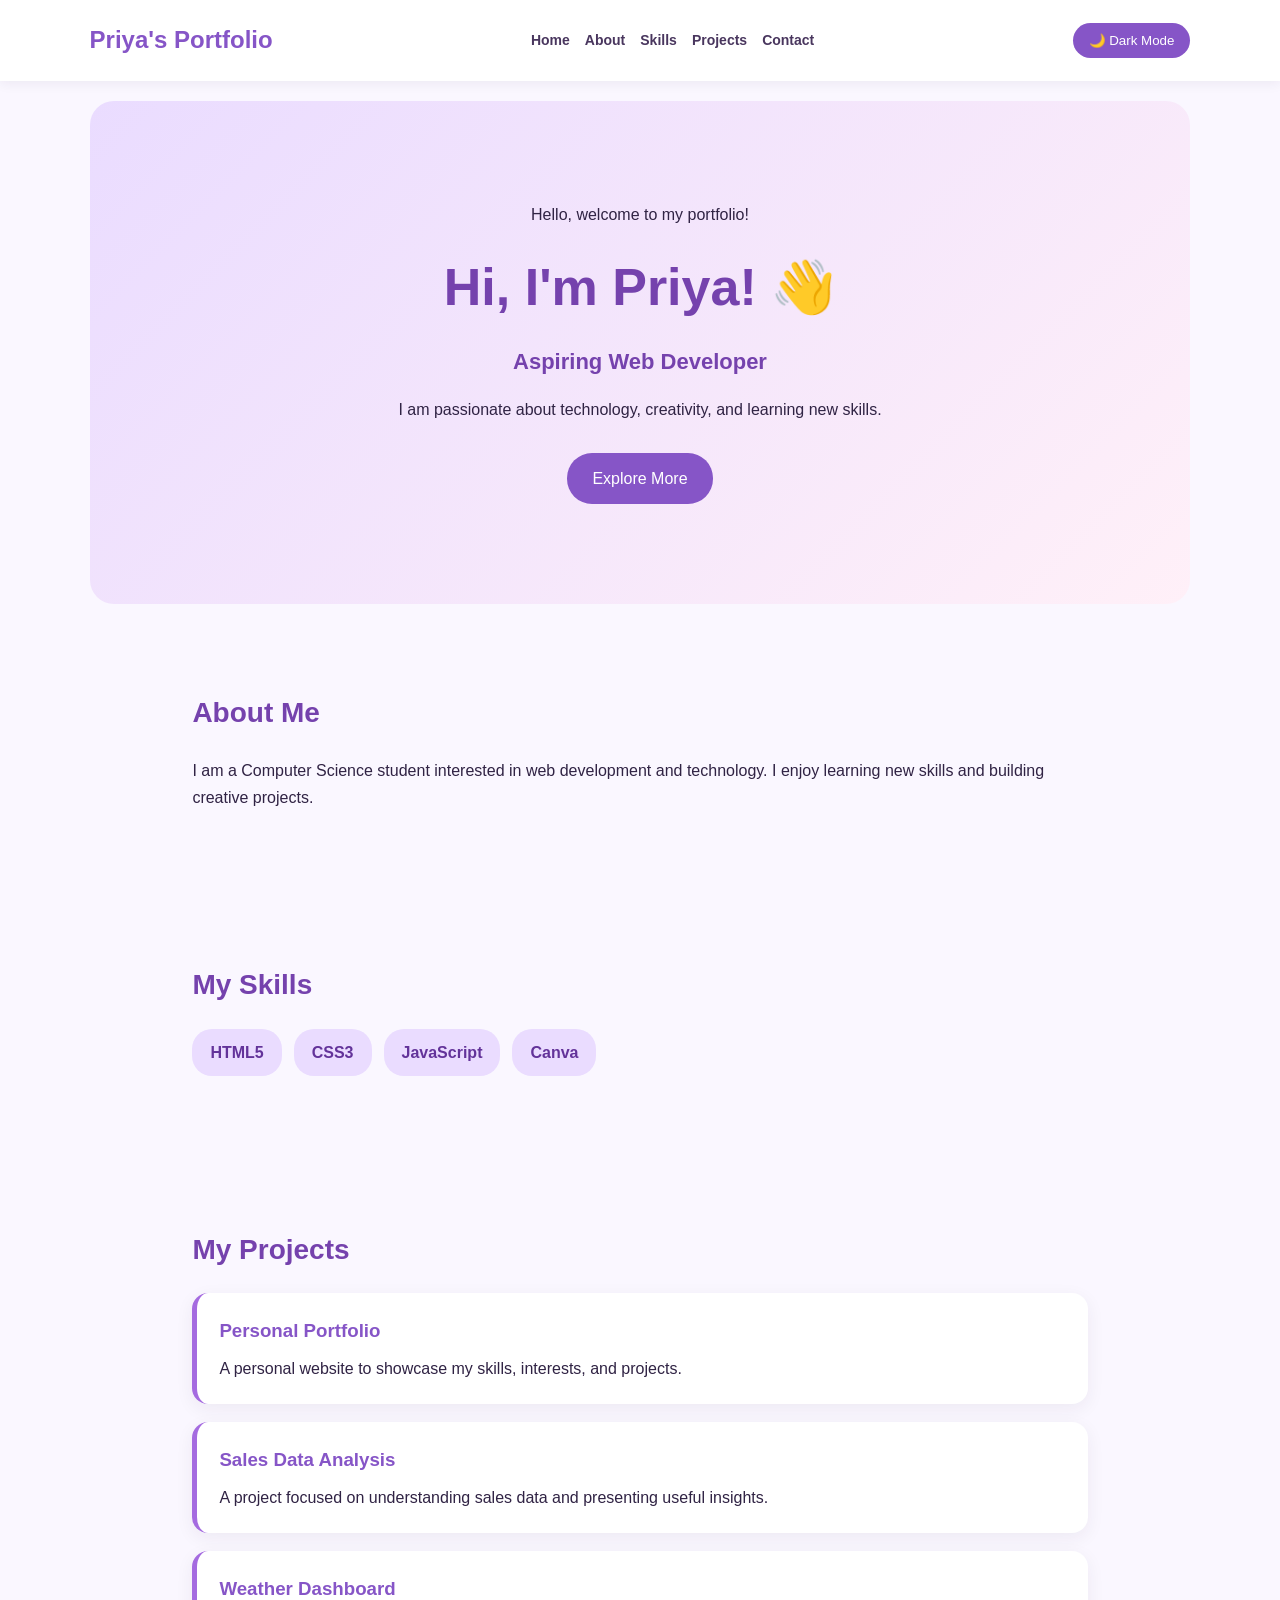
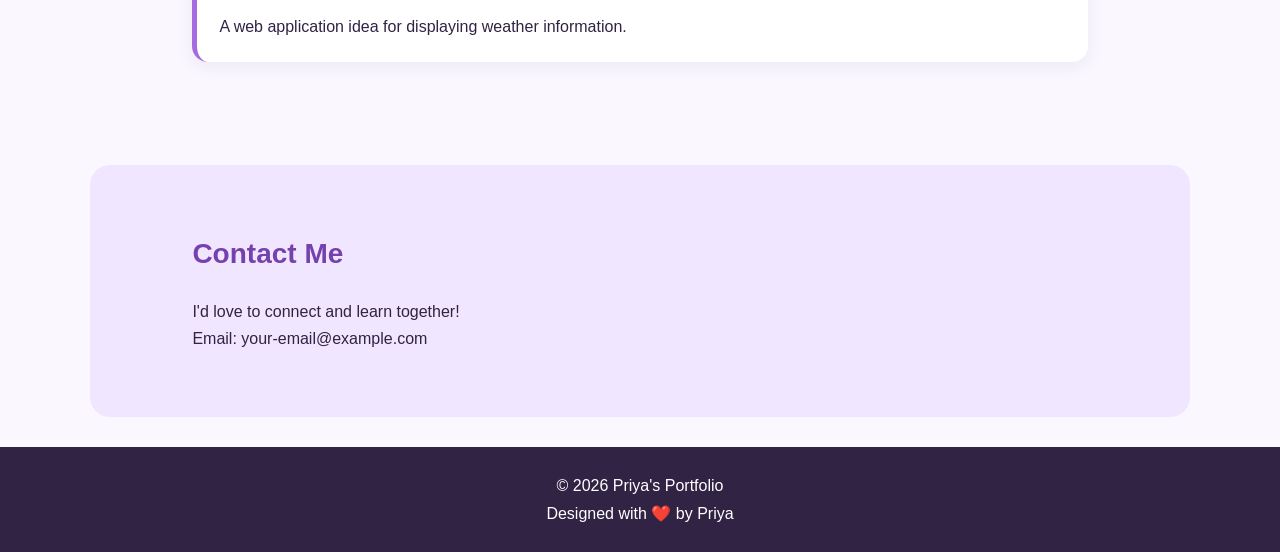
<file: Task-1-Semantic-Portfolio/index.html>
<!DOCTYPE html>
<html lang="en">
<head>
  <meta charset="UTF-8">
  <meta name="viewport" content="width=device-width, initial-scale=1.0">
  <title>Priya's Portfolio</title>
  <link rel="stylesheet" href="style.css">
</head>
<body>
<header>
  <h2>Priya's Portfolio</h2>
  <nav>
    <a href="#home">Home</a>
    <a href="#about">About</a>
    <a href="#skills">Skills</a>
    <a href="#projects">Projects</a>
    <a href="#contact">Contact</a>
  </nav>
</header>

<main>
  <section id="home" class="hero">
    <p>Hello, welcome to my portfolio!</p>
    <h1>Hi, I'm Priya! 👋</h1>
    <h2>Aspiring Web Developer</h2>
    <p>
      I am passionate about technology,
      creativity, and learning new skills.
    </p>
    <a href="#about" class="btn">Explore More</a>
  </section>

  <section id="about">
    <h2>About Me</h2>
    <p>
      I am a Computer Science student interested
      in web development and technology.
      I enjoy learning new skills and building
      creative projects.
    </p>
  </section>

  <section id="skills">
    <h2>My Skills</h2>
    <div class="skills-list">
      <span>HTML5</span>
      <span>CSS3</span>
      <span>JavaScript</span>
      <span>Canva</span>
    </div>
  </section>

  <section id="projects">
    <h2>My Projects</h2>

    <article class="project">
      <h3>Personal Portfolio</h3>
      <p>
        A personal website to showcase my skills,
        interests, and projects.
      </p>
    </article>

    <article class="project">
      <h3>Sales Data Analysis</h3>
      <p>
        A project focused on understanding sales
        data and presenting useful insights.
      </p>
    </article>

    <article class="project">
      <h3>Weather Dashboard</h3>
      <p>
        A web application idea for displaying
        weather information.
      </p>
    </article>
  </section>

  <section id="contact">
    <h2>Contact Me</h2>
    <p>I'd love to connect and learn together!</p>
    <p>Email: your-email@example.com</p>
  </section>
</main>

<footer>
  <p>© 2026 Priya's Portfolio</p>
  <p>Designed with ❤️ by Priya</p>
</footer>
  <script src="script.js"></script>
</body>
</html>
</file>
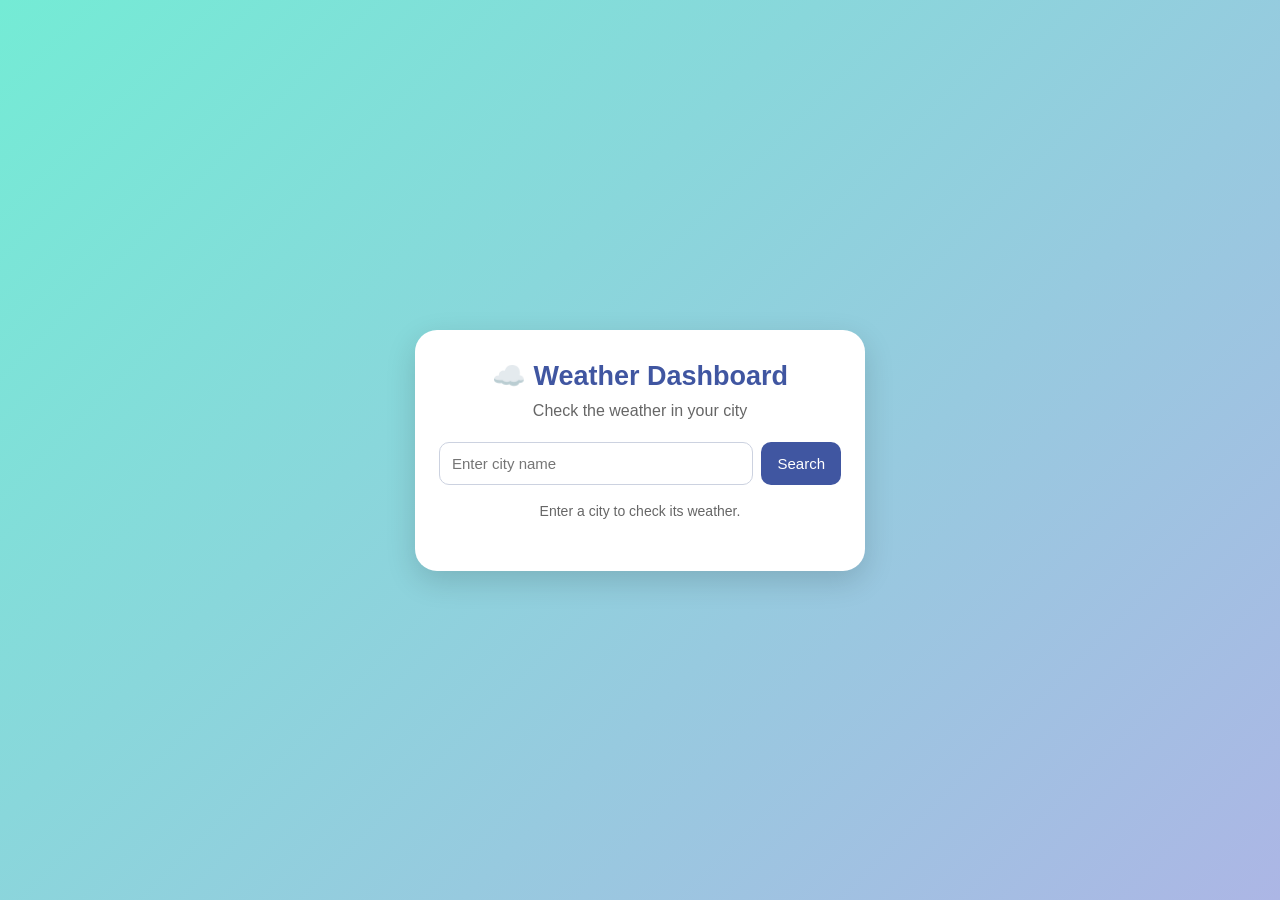
<file: Task-2-Weather-Dashboard/index.html>
<!DOCTYPE html>
<html lang="en">
<head>
  <meta charset="UTF-8">
  <meta name="viewport" content="width=device-width, initial-scale=1.0">
  <title>Weather Dashboard</title>
  <link rel="stylesheet" href="style.css">
</head>
<body>
  <main class="weather-app">
    <h1>☁️ Weather Dashboard</h1>
    <p>Check the weather in your city</p>

    <form id="weather-form">
      <input
        type="text"
        id="city-input"
        placeholder="Enter city name"
        aria-label="City name"
        required
      >
      <button type="submit">Search</button>
    </form>

    <p id="message">Enter a city to check its weather.</p>

    <section id="weather-result" hidden>
      <h2 id="city-name"></h2>
      <div id="weather-icon">🌤️</div>
      <p id="description"></p>
      <p class="temperature"><span id="temperature"></span>°C</p>

      <div class="details">
        <p>💧 Humidity: <span id="humidity"></span>%</p>
        <p>💨 Wind: <span id="wind"></span> km/h</p>
      </div>
    </section>
  </main>

  <script src="script.js"></script>
</body>
</html>
</file>
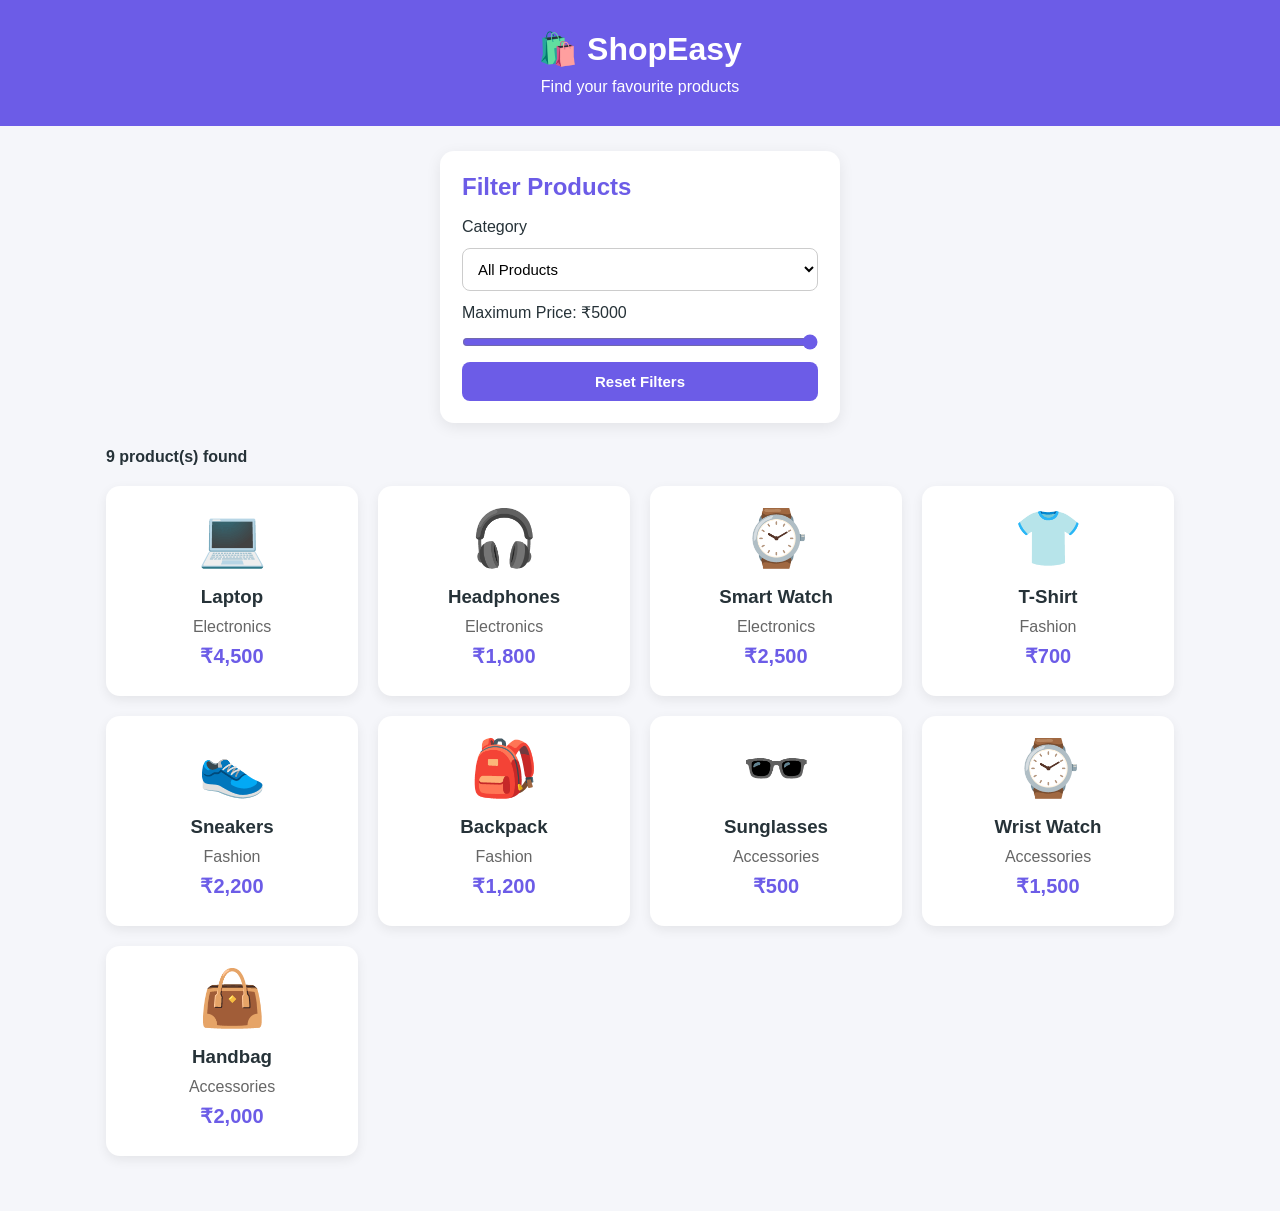
<file: Task-3-Ecommerce-Filtering/index.html>
<!DOCTYPE html>
<html lang="en">
<head>
  <meta charset="UTF-8">
  <meta name="viewport" content="width=device-width, initial-scale=1.0">
  <title>ShopEasy - Product Filtering</title>
  <link rel="stylesheet" href="style.css">
</head>
<body>
  <header>
    <h1>🛍️ ShopEasy</h1>
    <p>Find your favourite products</p>
  </header>

  <main>
    <section class="filters">
      <h2>Filter Products</h2>

      <label for="category">Category</label>
      <select id="category">
        <option value="all">All Products</option>
        <option value="Electronics">Electronics</option>
        <option value="Fashion">Fashion</option>
        <option value="Accessories">Accessories</option>
      </select>

      <label for="price">Maximum Price: ₹<span id="price-value">5000</span></label>
      <input type="range" id="price" min="100" max="5000" value="5000" step="100">

      <button id="reset" type="button">Reset Filters</button>
    </section>

    <p id="count">Loading products...</p>
    <section id="products" class="products"></section>
  </main>

  <script src="script.js"></script>
</body>
</html>
</file>
<file: Task-1-Semantic-Portfolio/style.css>
/* Basic Reset */
* {
  margin: 0;
  padding: 0;
  box-sizing: border-box;
  scroll-behavior: smooth;
}

body {
  font-family: Arial, sans-serif;
  background: #faf7ff;
  color: #302344;
  line-height: 1.7;
}

/* Header */
header {
  background: #ffffff;
  padding: 20px 7%;
  display: flex;
  justify-content: space-between;
  align-items: center;
  flex-wrap: wrap;
  gap: 15px;
  box-shadow: 0 2px 12px #30234412;
}

header h2 {
  color: #8655c7;
}

nav {
  display: flex;
  flex-wrap: wrap;
  gap: 15px;
}

nav a {
  text-decoration: none;
  color: #49365e;
  font-size: 14px;
  font-weight: bold;
}

nav a:hover {
  color: #a56be0;
}

/* Sections */
section {
  padding: 65px 8%;
  margin: 20px auto;
  max-width: 1100px;
}

.hero {
  text-align: center;
  padding: 100px 20px;
  background: linear-gradient(135deg, #eadcff, #fff0f8);
  border-radius: 24px;
}

.hero h1 {
  font-size: clamp(32px, 7vw, 52px);
  color: #7542ad;
  margin: 12px 0;
}

.hero h2 {
  font-size: 22px;
  margin-bottom: 15px;
}

.hero p {
  margin-bottom: 15px;
}

/* Button */
.btn {
  display: inline-block;
  margin-top: 15px;
  padding: 12px 25px;
  background: #8655c7;
  color: white;
  text-decoration: none;
  border-radius: 25px;
  transition: 0.3s;
}

.btn:hover {
  background: #63339a;
  transform: translateY(-2px);
}

/* Section Headings */
section > h2 {
  color: #7542ad;
  font-size: 28px;
  margin-bottom: 20px;
}

/* Skills */
.skills-list {
  display: flex;
  flex-wrap: wrap;
  gap: 12px;
}

.skills-list span {
  background: #eadcff;
  color: #63339a;
  padding: 10px 18px;
  border-radius: 20px;
  font-weight: bold;
}

/* Project Cards */
.project {
  background: white;
  padding: 22px;
  margin: 18px 0;
  border-radius: 16px;
  border-left: 5px solid #a56be0;
  box-shadow: 0 5px 18px #30234410;
  transition: 0.3s;
}

.project:hover {
  transform: translateY(-4px);
  box-shadow: 0 8px 22px #30234420;
}

.project h3 {
  color: #8655c7;
  margin-bottom: 8px;
}

/* Contact */
#contact {
  background: #f0e6ff;
  border-radius: 20px;
}

/* Footer */
footer {
  text-align: center;
  padding: 25px 15px;
  background: #302344;
  color: white;
  margin-top: 30px;
}

/* Mobile Responsive */
@media (max-width: 600px) {
  header {
    flex-direction: column;
    text-align: center;
    padding: 20px 12px;
  }

  nav {
    justify-content: center;
    gap: 12px;
  }

  section {
    padding: 40px 20px;
    margin: 12px;
  }

  .hero {
    padding: 65px 18px;
  }

  section > h2 {
    font-size: 24px;
  }
  }
</file>
<file: Task-2-Weather-Dashboard/style.css>
* {
  box-sizing: border-box;
  margin: 0;
  padding: 0;
}

body {
  font-family: Arial, sans-serif;
  min-height: 100vh;
  display: flex;
  justify-content: center;
  align-items: center;
  padding: 20px;
  background: linear-gradient(135deg, #74ebd5, #acb6e5);
  color: #243047;
}

.weather-app {
  width: 100%;
  max-width: 450px;
  padding: 30px 24px;
  text-align: center;
  background: white;
  border-radius: 22px;
  box-shadow: 0 10px 30px rgba(0, 0, 0, 0.15);
}

h1 {
  font-size: 27px;
  margin-bottom: 10px;
  color: #4056a1;
}

.weather-app > p {
  margin-bottom: 22px;
  color: #666;
}

form {
  display: flex;
  gap: 8px;
  margin-bottom: 18px;
}

input {
  min-width: 0;
  flex: 1;
  padding: 12px;
  border: 1px solid #ccd2e0;
  border-radius: 10px;
  font-size: 15px;
}

button {
  padding: 12px 16px;
  border: none;
  border-radius: 10px;
  background: #4056a1;
  color: white;
  font-size: 15px;
  cursor: pointer;
}

button:hover {
  background: #2d3e7e;
}

#message {
  font-size: 14px;
  overflow-wrap: anywhere;
}

#weather-result {
  margin-top: 22px;
  padding: 20px;
  background: #f1f5ff;
  border-radius: 16px;
}

#city-name {
  font-size: 23px;
  margin-bottom: 12px;
}

#weather-icon {
  font-size: 55px;
  margin: 10px 0;
}

#description {
  color: #5b6475;
  margin-bottom: 10px;
}

.temperature {
  font-size: 38px;
  font-weight: bold;
  color: #4056a1;
  margin: 12px 0;
}

.details {
  display: flex;
  flex-direction: column;
  gap: 10px;
  margin-top: 18px;
}

.details p {
  padding: 10px;
  background: white;
  border-radius: 8px;
}

@media (max-width: 380px) {
  .weather-app {
    padding: 22px 15px;
  }

  h1 {
    font-size: 23px;
  }

  button {
    padding: 12px 10px;
  }
}
</file>
<file: Task-3-Ecommerce-Filtering/style.css>
* {
  box-sizing: border-box;
  margin: 0;
  padding: 0;
}

body {
  font-family: Arial, sans-serif;
  background: #f5f6fa;
  color: #263238;
}

header {
  text-align: center;
  padding: 30px 15px;
  background: #6c5ce7;
  color: white;
}

header h1 {
  margin-bottom: 10px;
  font-size: 32px;
}

header p {
  font-size: 16px;
}

main {
  max-width: 1100px;
  margin: 25px auto;
  padding: 0 16px;
}

.filters {
  display: flex;
  flex-direction: column;
  gap: 12px;
  max-width: 400px;
  margin: 0 auto 25px;
  padding: 22px;
  background: white;
  border-radius: 14px;
  box-shadow: 0 4px 15px rgba(0, 0, 0, 0.08);
}

.filters h2 {
  margin-bottom: 5px;
  color: #6c5ce7;
}

select,
input,
button {
  width: 100%;
  padding: 11px;
  font-size: 15px;
  border-radius: 8px;
}

select {
  border: 1px solid #ccc;
  background: white;
}

input[type="range"] {
  padding: 0;
  accent-color: #6c5ce7;
}

button {
  border: none;
  background: #6c5ce7;
  color: white;
  cursor: pointer;
  font-weight: bold;
}

button:hover {
  background: #5142c5;
}

#count {
  margin: 20px 0;
  font-weight: bold;
}

.products {
  display: grid;
  grid-template-columns: repeat(auto-fit, minmax(220px, 1fr));
  gap: 20px;
  padding-bottom: 30px;
}

.product-card {
  padding: 20px;
  background: white;
  border-radius: 14px;
  text-align: center;
  box-shadow: 0 4px 12px rgba(0, 0, 0, 0.07);
}

.product-icon {
  font-size: 55px;
  margin-bottom: 15px;
}

.product-card h3 {
  margin-bottom: 10px;
}

.product-card p {
  margin: 8px 0;
  color: #666;
}

.product-card .product-price {
  color: #6c5ce7;
  font-size: 20px;
  font-weight: bold;
}

@media (max-width: 480px) {
  header h1 {
    font-size: 26px;
  }

  .products {
    grid-template-columns: 1fr;
  }
}
</file>
